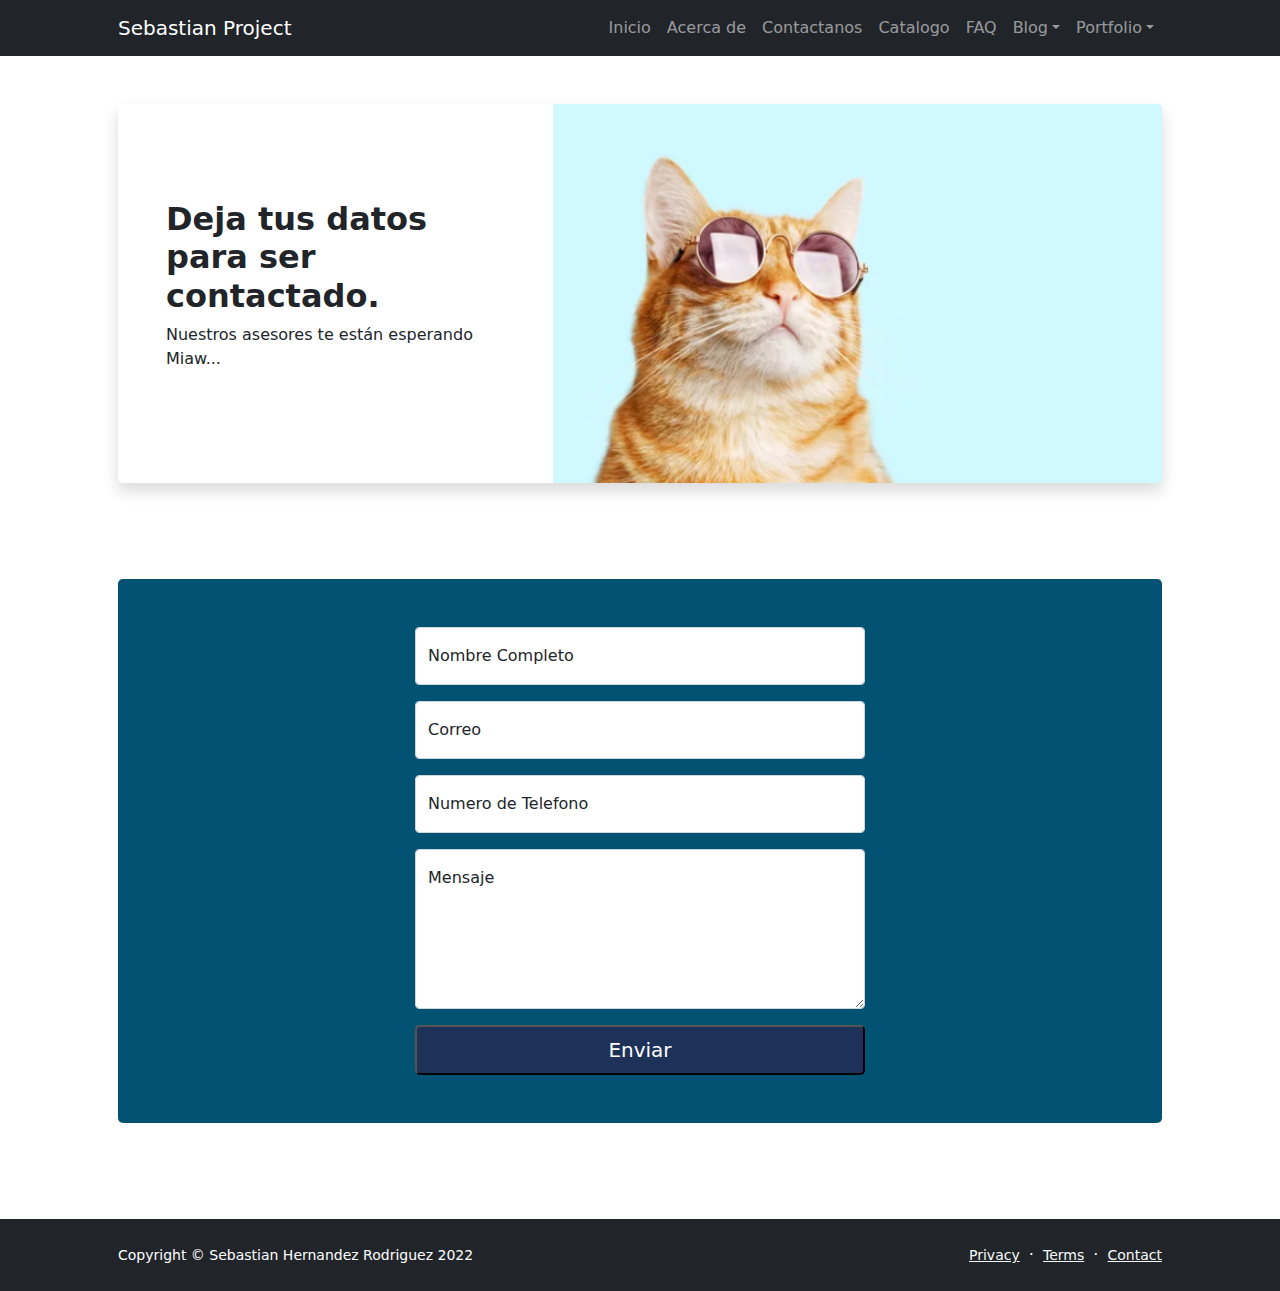
<file: contact.html>
<!DOCTYPE html>
<html lang="en">
    <head>
        <meta charset="utf-8" />
        <meta name="viewport" content="width=device-width, initial-scale=1, shrink-to-fit=no" />
        <meta name="description" content />
        <meta name="author" content />
        <title>Modern Business - Start Bootstrap Template</title>
        <!-- Favicon-->
        <link rel="icon" type="image/x-icon" href="assets/favicon.ico" />
        <!-- Bootstrap icons-->
        <link href="https://cdn.jsdelivr.net/npm/bootstrap-icons@1.5.0/font/bootstrap-icons.css" rel="stylesheet" />
        <!-- Core theme CSS (includes Bootstrap)-->
        <link href="css/styles.css" rel="stylesheet" />
    </head>
    <body class="d-flex flex-column">
        <main class="flex-shrink-0">
            <!-- Navigation-->
            <nav class="navbar navbar-expand-lg navbar-dark bg-dark">
                <div class="container px-5">
                    <a class="navbar-brand" href="index.html">Sebastian Project</a>
                    <button class="navbar-toggler" type="button" data-bs-toggle="collapse" data-bs-target="#navbarSupportedContent" aria-controls="navbarSupportedContent" aria-expanded="false" aria-label="Toggle navigation"><span class="navbar-toggler-icon"></span></button>
                    <div class="collapse navbar-collapse" id="navbarSupportedContent">
                        <ul class="navbar-nav ms-auto mb-2 mb-lg-0">
                            <li class="nav-item"><a class="nav-link" href="index.html">Inicio</a></li>
                            <li class="nav-item"><a class="nav-link" href="about.html">Acerca de</a></li>
                            <li class="nav-item"><a class="nav-link" href="contact.html">Contactanos</a></li>
                            <li class="nav-item"><a class="nav-link" href="pricing.html">Catalogo</a></li>
                            <li class="nav-item"><a class="nav-link" href="faq.html">FAQ</a></li>
                            <li class="nav-item dropdown">
                                <a class="nav-link dropdown-toggle" id="navbarDropdownBlog" href="#" role="button" data-bs-toggle="dropdown" aria-expanded="false">Blog</a>
                                <ul class="dropdown-menu dropdown-menu-end" aria-labelledby="navbarDropdownBlog">
                                    <li><a class="dropdown-item" href="blog-home.html">Blog Home</a></li>
                                    <li><a class="dropdown-item" href="blog-post.html">Blog Post</a></li>
                                </ul>
                            </li>
                            <li class="nav-item dropdown">
                                <a class="nav-link dropdown-toggle" id="navbarDropdownPortfolio" href="#" role="button" data-bs-toggle="dropdown" aria-expanded="false">Portfolio</a>
                                <ul class="dropdown-menu dropdown-menu-end" aria-labelledby="navbarDropdownPortfolio">
                                    <li><a class="dropdown-item" href="portfolio-overview.html">Portfolio Overview</a></li>
                                    <li><a class="dropdown-item" href="portfolio-item.html">Portfolio Item</a></li>
                                </ul>
                            </li>
                        </ul>
                    </div>
                </div>
            </nav>

            
                <section class="py-5">
                    <div class="container px-5">
                        <div class="card border-0 shadow rounded-3 overflow-hidden">
                            <div class="card-body p-0">
                                <div class="row gx-0">
                                    <div class="col-lg-6 col-xl-5 py-lg-5">
                                        <div class="p-4 p-md-5">
                                            <div class="h2 fw-bolder">Deja tus datos para ser contactado.</div>
                                            <p>Nuestros asesores te están esperando Miaw...</p>
                                        </div>
                                    </div>
                                    <div class="col-lg-6 col-xl-7"><div class="bg-featured-blog" style="background-image: url('img/cat1.png')"></div></div>
                                </div>
                            </div>
                        </div>
                    </div>
                </section>
            

            <!-- Page content-->
            <section class="py-5">
                <div class="container px-5">
                    <!-- Contact form-->
                    <div class="color-divAzul rounded-3 py-5 px-4 px-md-5 mb-5">
                        <div class="row gx-5 justify-content-center">
                            <div class="col-lg-8 col-xl-6">
                                <!-- * * * * * * * * * * * * * * *-->
                                <!-- * * SB Forms Contact Form * *-->
                                <!-- * * * * * * * * * * * * * * *-->
                                <!-- This form is pre-integrated with SB Forms.-->
                                <!-- To make this form functional, sign up at-->
                                <!-- https://startbootstrap.com/solution/contact-forms-->
                                <!-- to get an API token!-->
                                <form id="contactForm" data-sb-form-api-token="API_TOKEN">
                                    <!-- Name input-->
                                    <div class="form-floating mb-3">
                                        <input class="form-control" id="name" type="text" placeholder="Enter your name..." data-sb-validations="required" />
                                        <label for="name">Nombre Completo</label>
                                        <div class="invalid-feedback" data-sb-feedback="name:required">Se requiere su nombre para continuar.</div>
                                    </div>
                                    <!-- Email address input-->
                                    <div class="form-floating mb-3">
                                        <input class="form-control" id="email" type="email" placeholder="name@example.com" data-sb-validations="required,email" />
                                        <label for="email">Correo </label>
                                        <div class="invalid-feedback" data-sb-feedback="email:required">Su correo es requerido para continuar.</div>
                                        <div class="invalid-feedback" data-sb-feedback="email:email">Correo no Valido.</div>
                                    </div>
                                    <!-- Phone number input-->
                                    <div class="form-floating mb-3">
                                        <input class="form-control" id="phone" type="tel" placeholder="(123) 456-7890" data-sb-validations="required" />
                                        <label for="phone">Numero de Telefono</label>
                                        <div class="invalid-feedback" data-sb-feedback="phone:required">Su numero de telefono es requerido para continuar.</div>
                                    </div>
                                    <!-- Message input-->
                                    <div class="form-floating mb-3">
                                        <textarea class="form-control" id="message" type="text" placeholder="Enter your message here..." style="height: 10rem" data-sb-validations="required"></textarea>
                                        <label for="message">Mensaje</label>
                                        <div class="invalid-feedback" data-sb-feedback="message:required">Decriba su solicitud.</div>
                                    </div>
                                    <!-- Submit success message-->
                                    <!---->
                                    <!-- This is what your users will see when the form-->
                                    <!-- has successfully submitted-->
                                    <div class="d-none" id="submitSuccessMessage">
                                        <div class="text-center mb-3">
                                            <div class="fw-bolder">Datos Enviados con Exito!</div>
                                            <br />
                                        </div>
                                    </div>
                                    <!-- Submit error message-->
                                    <!---->
                                    <!-- This is what your users will see when there is-->
                                    <!-- an error submitting the form-->
                                    <div class="d-none" id="submitErrorMessage"><div class="text-center text-danger mb-3">Error sending message!</div></div>
                                    <!-- Submit Button-->
                                    <div class="d-grid"><button class="color-boton btn-lg disabled text-white" id="submitButton" type="submit">Enviar</button></div>
                                </form>
                            </div>
                        </div>
                    </div>
                    <!-- Contact cards-->
                  
                </div>
            </section>
        </main>
        <!-- Footer-->
        <footer class="bg-dark py-4 mt-auto">
            <div class="container px-5">
                <div class="row align-items-center justify-content-between flex-column flex-sm-row">
                    <div class="col-auto"><div class="small m-0 text-white">Copyright &copy; Sebastian Hernandez Rodriguez 2022</div></div>
                    <div class="col-auto">
                        <a class="link-light small" href="#!">Privacy</a>
                        <span class="text-white mx-1">&middot;</span>
                        <a class="link-light small" href="#!">Terms</a>
                        <span class="text-white mx-1">&middot;</span>
                        <a class="link-light small" href="#!">Contact</a>
                    </div>
                </div>
            </div>
        </footer>
        <!-- Bootstrap core JS-->
        <script src="https://cdn.jsdelivr.net/npm/bootstrap@5.1.3/dist/js/bootstrap.bundle.min.js"></script>
        <!-- Core theme JS-->
        <script src="js/scripts.js"></script>
        <!-- * * * * * * * * * * * * * * * * * * * * * * * * * * * * * * * * * * * * * * * *-->
        <!-- * *                               SB Forms JS                               * *-->
        <!-- * * Activate your form at https://startbootstrap.com/solution/contact-forms * *-->
        <!-- * * * * * * * * * * * * * * * * * * * * * * * * * * * * * * * * * * * * * * * *-->
        <script src="https://cdn.startbootstrap.com/sb-forms-latest.js"></script>
    </body>
</html>
</file>
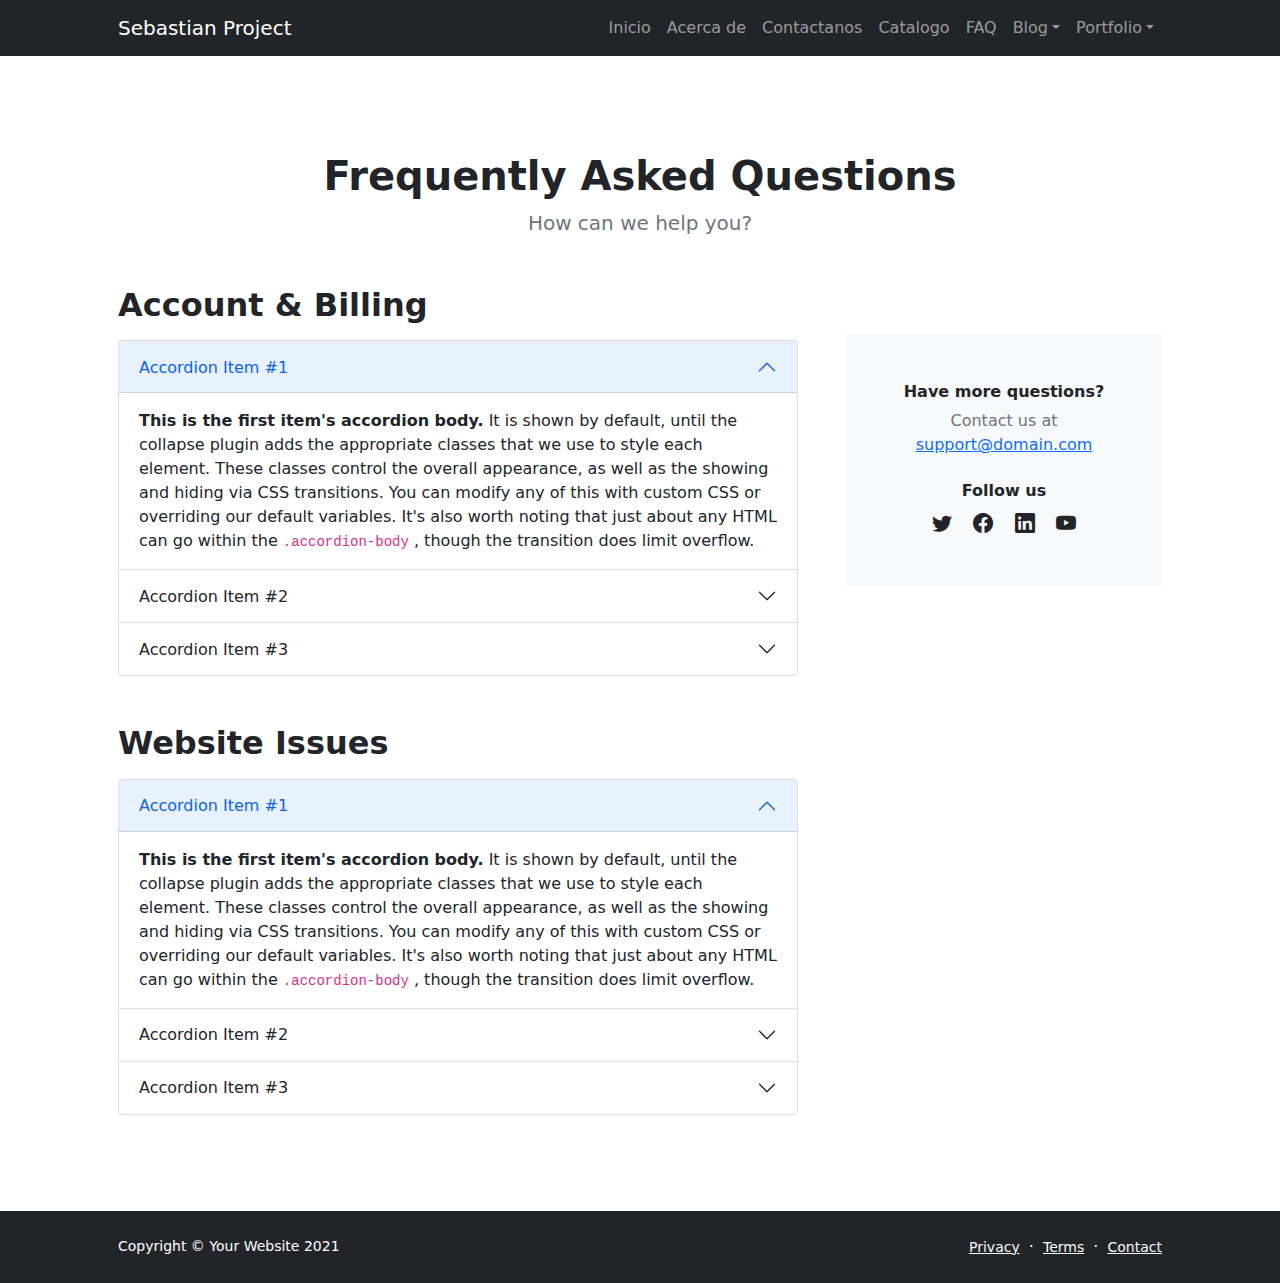
<file: faq.html>
<!DOCTYPE html>
<html lang="en">
    <head>
        <meta charset="utf-8" />
        <meta name="viewport" content="width=device-width, initial-scale=1, shrink-to-fit=no" />
        <meta name="description" content="" />
        <meta name="author" content="" />
        <title>Modern Business - Start Bootstrap Template</title>
        <!-- Favicon-->
        <link rel="icon" type="image/x-icon" href="assets/favicon.ico" />
        <!-- Bootstrap icons-->
        <link href="https://cdn.jsdelivr.net/npm/bootstrap-icons@1.5.0/font/bootstrap-icons.css" rel="stylesheet" />
        <!-- Core theme CSS (includes Bootstrap)-->
        <link href="css/styles.css" rel="stylesheet" />
    </head>
    <body class="d-flex flex-column h-100">
        <main class="flex-shrink-0">
            <!-- Navigation-->
            <nav class="navbar navbar-expand-lg navbar-dark bg-dark">
                <div class="container px-5">
                    <a class="navbar-brand" href="index.html">Sebastian Project</a>
                    <button class="navbar-toggler" type="button" data-bs-toggle="collapse" data-bs-target="#navbarSupportedContent" aria-controls="navbarSupportedContent" aria-expanded="false" aria-label="Toggle navigation"><span class="navbar-toggler-icon"></span></button>
                    <div class="collapse navbar-collapse" id="navbarSupportedContent">
                        <ul class="navbar-nav ms-auto mb-2 mb-lg-0">
                            <li class="nav-item"><a class="nav-link" href="index.html">Inicio</a></li>
                            <li class="nav-item"><a class="nav-link" href="about.html">Acerca de</a></li>
                            <li class="nav-item"><a class="nav-link" href="contact.html">Contactanos</a></li>
                            <li class="nav-item"><a class="nav-link" href="pricing.html">Catalogo</a></li>
                            <li class="nav-item"><a class="nav-link" href="faq.html">FAQ</a></li>
                            <li class="nav-item dropdown">
                                <a class="nav-link dropdown-toggle" id="navbarDropdownBlog" href="#" role="button" data-bs-toggle="dropdown" aria-expanded="false">Blog</a>
                                <ul class="dropdown-menu dropdown-menu-end" aria-labelledby="navbarDropdownBlog">
                                    <li><a class="dropdown-item" href="blog-home.html">Blog Home</a></li>
                                    <li><a class="dropdown-item" href="blog-post.html">Blog Post</a></li>
                                </ul>
                            </li>
                            <li class="nav-item dropdown">
                                <a class="nav-link dropdown-toggle" id="navbarDropdownPortfolio" href="#" role="button" data-bs-toggle="dropdown" aria-expanded="false">Portfolio</a>
                                <ul class="dropdown-menu dropdown-menu-end" aria-labelledby="navbarDropdownPortfolio">
                                    <li><a class="dropdown-item" href="portfolio-overview.html">Portfolio Overview</a></li>
                                    <li><a class="dropdown-item" href="portfolio-item.html">Portfolio Item</a></li>
                                </ul>
                            </li>
                        </ul>
                    </div>
                </div>
            </nav>
            <!-- Page Content-->
            <section class="py-5">
                <div class="container px-5 my-5">
                    <div class="text-center mb-5">
                        <h1 class="fw-bolder">Frequently Asked Questions</h1>
                        <p class="lead fw-normal text-muted mb-0">How can we help you?</p>
                    </div>
                    <div class="row gx-5">
                        <div class="col-xl-8">
                            <!-- FAQ Accordion 1-->
                            <h2 class="fw-bolder mb-3">Account &amp; Billing</h2>
                            <div class="accordion mb-5" id="accordionExample">
                                <div class="accordion-item">
                                    <h3 class="accordion-header" id="headingOne"><button class="accordion-button" type="button" data-bs-toggle="collapse" data-bs-target="#collapseOne" aria-expanded="true" aria-controls="collapseOne">Accordion Item #1</button></h3>
                                    <div class="accordion-collapse collapse show" id="collapseOne" aria-labelledby="headingOne" data-bs-parent="#accordionExample">
                                        <div class="accordion-body">
                                            <strong>This is the first item's accordion body.</strong>
                                            It is shown by default, until the collapse plugin adds the appropriate classes that we use to style each element. These classes control the overall appearance, as well as the showing and hiding via CSS transitions. You can modify any of this with custom CSS or overriding our default variables. It's also worth noting that just about any HTML can go within the
                                            <code>.accordion-body</code>
                                            , though the transition does limit overflow.
                                        </div>
                                    </div>
                                </div>
                                <div class="accordion-item">
                                    <h3 class="accordion-header" id="headingTwo"><button class="accordion-button collapsed" type="button" data-bs-toggle="collapse" data-bs-target="#collapseTwo" aria-expanded="false" aria-controls="collapseTwo">Accordion Item #2</button></h3>
                                    <div class="accordion-collapse collapse" id="collapseTwo" aria-labelledby="headingTwo" data-bs-parent="#accordionExample">
                                        <div class="accordion-body">
                                            <strong>This is the second item's accordion body.</strong>
                                            It is hidden by default, until the collapse plugin adds the appropriate classes that we use to style each element. These classes control the overall appearance, as well as the showing and hiding via CSS transitions. You can modify any of this with custom CSS or overriding our default variables. It's also worth noting that just about any HTML can go within the
                                            <code>.accordion-body</code>
                                            , though the transition does limit overflow.
                                        </div>
                                    </div>
                                </div>
                                <div class="accordion-item">
                                    <h3 class="accordion-header" id="headingThree"><button class="accordion-button collapsed" type="button" data-bs-toggle="collapse" data-bs-target="#collapseThree" aria-expanded="false" aria-controls="collapseThree">Accordion Item #3</button></h3>
                                    <div class="accordion-collapse collapse" id="collapseThree" aria-labelledby="headingThree" data-bs-parent="#accordionExample">
                                        <div class="accordion-body">
                                            <strong>This is the third item's accordion body.</strong>
                                            It is hidden by default, until the collapse plugin adds the appropriate classes that we use to style each element. These classes control the overall appearance, as well as the showing and hiding via CSS transitions. You can modify any of this with custom CSS or overriding our default variables. It's also worth noting that just about any HTML can go within the
                                            <code>.accordion-body</code>
                                            , though the transition does limit overflow.
                                        </div>
                                    </div>
                                </div>
                            </div>
                            <!-- FAQ Accordion 2-->
                            <h2 class="fw-bolder mb-3">Website Issues</h2>
                            <div class="accordion mb-5 mb-xl-0" id="accordionExample2">
                                <div class="accordion-item">
                                    <h3 class="accordion-header" id="headingOne"><button class="accordion-button" type="button" data-bs-toggle="collapse" data-bs-target="#collapseOne" aria-expanded="true" aria-controls="collapseOne">Accordion Item #1</button></h3>
                                    <div class="accordion-collapse collapse show" id="collapseOne" aria-labelledby="headingOne" data-bs-parent="#accordionExample2">
                                        <div class="accordion-body">
                                            <strong>This is the first item's accordion body.</strong>
                                            It is shown by default, until the collapse plugin adds the appropriate classes that we use to style each element. These classes control the overall appearance, as well as the showing and hiding via CSS transitions. You can modify any of this with custom CSS or overriding our default variables. It's also worth noting that just about any HTML can go within the
                                            <code>.accordion-body</code>
                                            , though the transition does limit overflow.
                                        </div>
                                    </div>
                                </div>
                                <div class="accordion-item">
                                    <h3 class="accordion-header" id="headingTwo"><button class="accordion-button collapsed" type="button" data-bs-toggle="collapse" data-bs-target="#collapseTwo" aria-expanded="false" aria-controls="collapseTwo">Accordion Item #2</button></h3>
                                    <div class="accordion-collapse collapse" id="collapseTwo" aria-labelledby="headingTwo" data-bs-parent="#accordionExample2">
                                        <div class="accordion-body">
                                            <strong>This is the second item's accordion body.</strong>
                                            It is hidden by default, until the collapse plugin adds the appropriate classes that we use to style each element. These classes control the overall appearance, as well as the showing and hiding via CSS transitions. You can modify any of this with custom CSS or overriding our default variables. It's also worth noting that just about any HTML can go within the
                                            <code>.accordion-body</code>
                                            , though the transition does limit overflow.
                                        </div>
                                    </div>
                                </div>
                                <div class="accordion-item">
                                    <h3 class="accordion-header" id="headingThree"><button class="accordion-button collapsed" type="button" data-bs-toggle="collapse" data-bs-target="#collapseThree" aria-expanded="false" aria-controls="collapseThree">Accordion Item #3</button></h3>
                                    <div class="accordion-collapse collapse" id="collapseThree" aria-labelledby="headingThree" data-bs-parent="#accordionExample2">
                                        <div class="accordion-body">
                                            <strong>This is the third item's accordion body.</strong>
                                            It is hidden by default, until the collapse plugin adds the appropriate classes that we use to style each element. These classes control the overall appearance, as well as the showing and hiding via CSS transitions. You can modify any of this with custom CSS or overriding our default variables. It's also worth noting that just about any HTML can go within the
                                            <code>.accordion-body</code>
                                            , though the transition does limit overflow.
                                        </div>
                                    </div>
                                </div>
                            </div>
                        </div>
                        <div class="col-xl-4">
                            <div class="card border-0 bg-light mt-xl-5">
                                <div class="card-body p-4 py-lg-5">
                                    <div class="d-flex align-items-center justify-content-center">
                                        <div class="text-center">
                                            <div class="h6 fw-bolder">Have more questions?</div>
                                            <p class="text-muted mb-4">
                                                Contact us at
                                                <br />
                                                <a href="#!">support@domain.com</a>
                                            </p>
                                            <div class="h6 fw-bolder">Follow us</div>
                                            <a class="fs-5 px-2 link-dark" href="#!"><i class="bi-twitter"></i></a>
                                            <a class="fs-5 px-2 link-dark" href="#!"><i class="bi-facebook"></i></a>
                                            <a class="fs-5 px-2 link-dark" href="#!"><i class="bi-linkedin"></i></a>
                                            <a class="fs-5 px-2 link-dark" href="#!"><i class="bi-youtube"></i></a>
                                        </div>
                                    </div>
                                </div>
                            </div>
                        </div>
                    </div>
                </div>
            </section>
        </main>
        <!-- Footer-->
        <footer class="bg-dark py-4 mt-auto">
            <div class="container px-5">
                <div class="row align-items-center justify-content-between flex-column flex-sm-row">
                    <div class="col-auto"><div class="small m-0 text-white">Copyright &copy; Your Website 2021</div></div>
                    <div class="col-auto">
                        <a class="link-light small" href="#!">Privacy</a>
                        <span class="text-white mx-1">&middot;</span>
                        <a class="link-light small" href="#!">Terms</a>
                        <span class="text-white mx-1">&middot;</span>
                        <a class="link-light small" href="#!">Contact</a>
                    </div>
                </div>
            </div>
        </footer>
        <!-- Bootstrap core JS-->
        <script src="https://cdn.jsdelivr.net/npm/bootstrap@5.1.3/dist/js/bootstrap.bundle.min.js"></script>
        <!-- Core theme JS-->
        <script src="js/scripts.js"></script>
    </body>
</html>
</file>
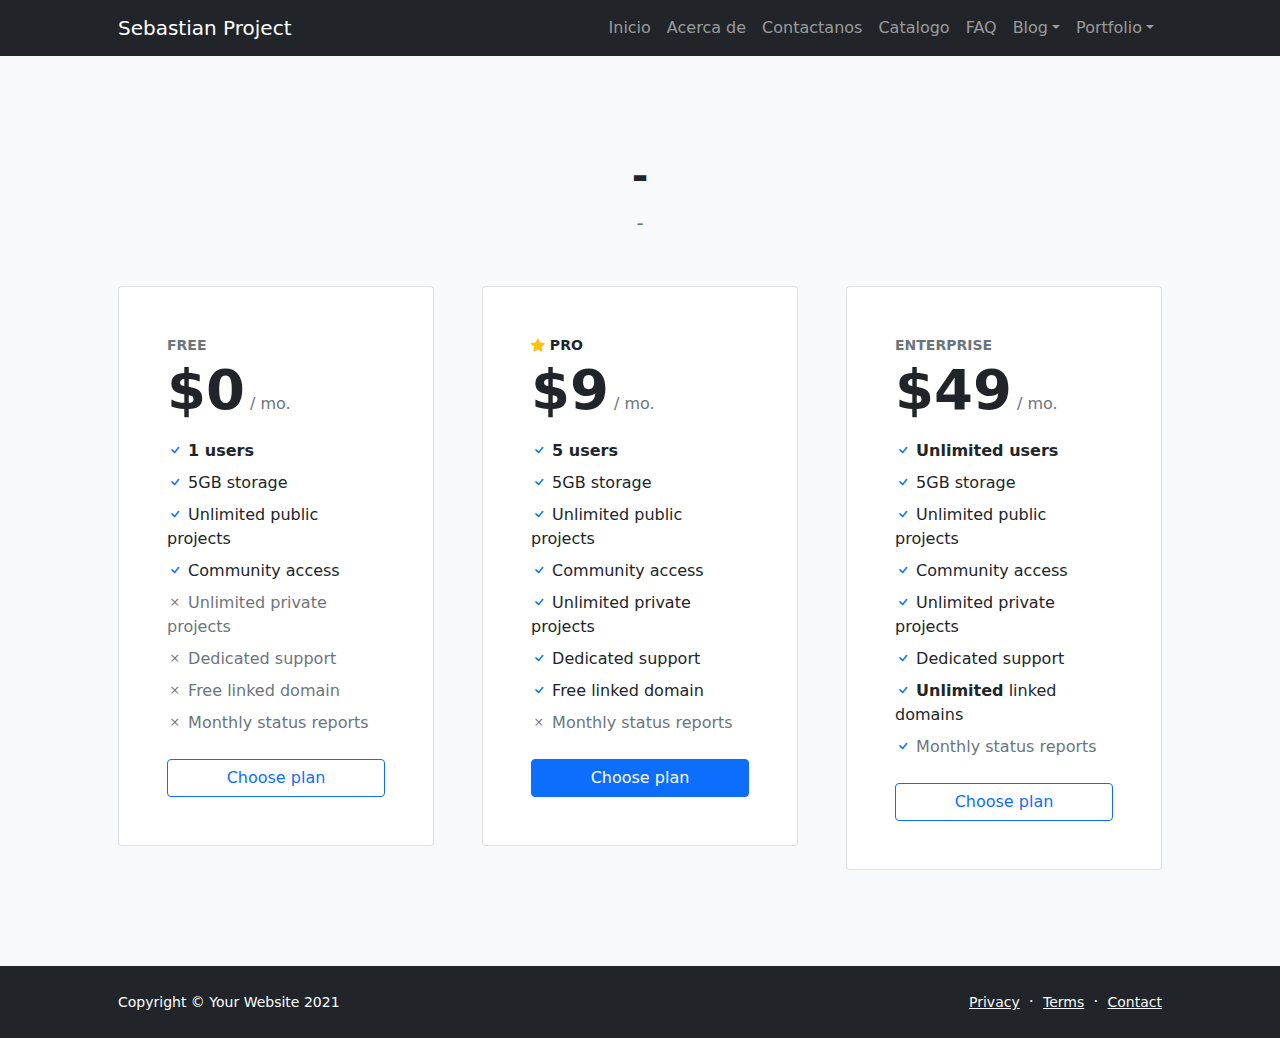
<file: pricing.html>
<!DOCTYPE html>
<html lang="en">
    <head>
        <meta charset="utf-8" />
        <meta name="viewport" content="width=device-width, initial-scale=1, shrink-to-fit=no" />
        <meta name="description" content="" />
        <meta name="author" content="" />
        <title>Modern Business - Start Bootstrap Template</title>
        <!-- Favicon-->
        <link rel="icon" type="image/x-icon" href="assets/favicon.ico" />
        <!-- Bootstrap icons-->
        <link href="https://cdn.jsdelivr.net/npm/bootstrap-icons@1.5.0/font/bootstrap-icons.css" rel="stylesheet" />
        <!-- Core theme CSS (includes Bootstrap)-->
        <link href="css/styles.css" rel="stylesheet" />
    </head>
    <body class="d-flex flex-column">
        <main class="flex-shrink-0">
            <!-- Navigation-->
            <nav class="navbar navbar-expand-lg navbar-dark bg-dark">
                <div class="container px-5">
                    <a class="navbar-brand" href="index.html">Sebastian Project</a>
                    <button class="navbar-toggler" type="button" data-bs-toggle="collapse" data-bs-target="#navbarSupportedContent" aria-controls="navbarSupportedContent" aria-expanded="false" aria-label="Toggle navigation"><span class="navbar-toggler-icon"></span></button>
                    <div class="collapse navbar-collapse" id="navbarSupportedContent">
                        <ul class="navbar-nav ms-auto mb-2 mb-lg-0">
                            <li class="nav-item"><a class="nav-link" href="index.html">Inicio</a></li>
                            <li class="nav-item"><a class="nav-link" href="about.html">Acerca de</a></li>
                            <li class="nav-item"><a class="nav-link" href="contact.html">Contactanos</a></li>
                            <li class="nav-item"><a class="nav-link" href="pricing.html">Catalogo</a></li>
                            <li class="nav-item"><a class="nav-link" href="faq.html">FAQ</a></li>
                            <li class="nav-item dropdown">
                                <a class="nav-link dropdown-toggle" id="navbarDropdownBlog" href="#" role="button" data-bs-toggle="dropdown" aria-expanded="false">Blog</a>
                                <ul class="dropdown-menu dropdown-menu-end" aria-labelledby="navbarDropdownBlog">
                                    <li><a class="dropdown-item" href="blog-home.html">Blog Home</a></li>
                                    <li><a class="dropdown-item" href="blog-post.html">Blog Post</a></li>
                                </ul>
                            </li>
                            <li class="nav-item dropdown">
                                <a class="nav-link dropdown-toggle" id="navbarDropdownPortfolio" href="#" role="button" data-bs-toggle="dropdown" aria-expanded="false">Portfolio</a>
                                <ul class="dropdown-menu dropdown-menu-end" aria-labelledby="navbarDropdownPortfolio">
                                    <li><a class="dropdown-item" href="portfolio-overview.html">Portfolio Overview</a></li>
                                    <li><a class="dropdown-item" href="portfolio-item.html">Portfolio Item</a></li>
                                </ul>
                            </li>
                        </ul>
                    </div>
                </div>
            </nav>
            <!-- Pricing section-->
            <section class="bg-light py-5">
                <div class="container px-5 my-5">
                    <div class="text-center mb-5">
                        <h1 class="fw-bolder">- </h1>
                        <p class="lead fw-normal text-muted mb-0"> - </p>
                    </div>
                    <div class="row gx-5 justify-content-center">
                        <!-- Pricing card free-->
                        <div class="col-lg-6 col-xl-4">
                            <div class="card mb-5 mb-xl-0">
                                <div class="card-body p-5">
                                    <div class="small text-uppercase fw-bold text-muted">Free</div>
                                    <div class="mb-3">
                                        <span class="display-4 fw-bold">$0</span>
                                        <span class="text-muted">/ mo.</span>
                                    </div>
                                    <ul class="list-unstyled mb-4">
                                        <li class="mb-2">
                                            <i class="bi bi-check text-primary"></i>
                                            <strong>1 users</strong>
                                        </li>
                                        <li class="mb-2">
                                            <i class="bi bi-check text-primary"></i>
                                            5GB storage
                                        </li>
                                        <li class="mb-2">
                                            <i class="bi bi-check text-primary"></i>
                                            Unlimited public projects
                                        </li>
                                        <li class="mb-2">
                                            <i class="bi bi-check text-primary"></i>
                                            Community access
                                        </li>
                                        <li class="mb-2 text-muted">
                                            <i class="bi bi-x"></i>
                                            Unlimited private projects
                                        </li>
                                        <li class="mb-2 text-muted">
                                            <i class="bi bi-x"></i>
                                            Dedicated support
                                        </li>
                                        <li class="mb-2 text-muted">
                                            <i class="bi bi-x"></i>
                                            Free linked domain
                                        </li>
                                        <li class="text-muted">
                                            <i class="bi bi-x"></i>
                                            Monthly status reports
                                        </li>
                                    </ul>
                                    <div class="d-grid"><a class="btn btn-outline-primary" href="#!">Choose plan</a></div>
                                </div>
                            </div>
                        </div>
                        <!-- Pricing card pro-->
                        <div class="col-lg-6 col-xl-4">
                            <div class="card mb-5 mb-xl-0">
                                <div class="card-body p-5">
                                    <div class="small text-uppercase fw-bold">
                                        <i class="bi bi-star-fill text-warning"></i>
                                        Pro
                                    </div>
                                    <div class="mb-3">
                                        <span class="display-4 fw-bold">$9</span>
                                        <span class="text-muted">/ mo.</span>
                                    </div>
                                    <ul class="list-unstyled mb-4">
                                        <li class="mb-2">
                                            <i class="bi bi-check text-primary"></i>
                                            <strong>5 users</strong>
                                        </li>
                                        <li class="mb-2">
                                            <i class="bi bi-check text-primary"></i>
                                            5GB storage
                                        </li>
                                        <li class="mb-2">
                                            <i class="bi bi-check text-primary"></i>
                                            Unlimited public projects
                                        </li>
                                        <li class="mb-2">
                                            <i class="bi bi-check text-primary"></i>
                                            Community access
                                        </li>
                                        <li class="mb-2">
                                            <i class="bi bi-check text-primary"></i>
                                            Unlimited private projects
                                        </li>
                                        <li class="mb-2">
                                            <i class="bi bi-check text-primary"></i>
                                            Dedicated support
                                        </li>
                                        <li class="mb-2">
                                            <i class="bi bi-check text-primary"></i>
                                            Free linked domain
                                        </li>
                                        <li class="text-muted">
                                            <i class="bi bi-x"></i>
                                            Monthly status reports
                                        </li>
                                    </ul>
                                    <div class="d-grid"><a class="btn btn-primary" href="#!">Choose plan</a></div>
                                </div>
                            </div>
                        </div>
                        <!-- Pricing card enterprise-->
                        <div class="col-lg-6 col-xl-4">
                            <div class="card">
                                <div class="card-body p-5">
                                    <div class="small text-uppercase fw-bold text-muted">Enterprise</div>
                                    <div class="mb-3">
                                        <span class="display-4 fw-bold">$49</span>
                                        <span class="text-muted">/ mo.</span>
                                    </div>
                                    <ul class="list-unstyled mb-4">
                                        <li class="mb-2">
                                            <i class="bi bi-check text-primary"></i>
                                            <strong>Unlimited users</strong>
                                        </li>
                                        <li class="mb-2">
                                            <i class="bi bi-check text-primary"></i>
                                            5GB storage
                                        </li>
                                        <li class="mb-2">
                                            <i class="bi bi-check text-primary"></i>
                                            Unlimited public projects
                                        </li>
                                        <li class="mb-2">
                                            <i class="bi bi-check text-primary"></i>
                                            Community access
                                        </li>
                                        <li class="mb-2">
                                            <i class="bi bi-check text-primary"></i>
                                            Unlimited private projects
                                        </li>
                                        <li class="mb-2">
                                            <i class="bi bi-check text-primary"></i>
                                            Dedicated support
                                        </li>
                                        <li class="mb-2">
                                            <i class="bi bi-check text-primary"></i>
                                            <strong>Unlimited</strong>
                                            linked domains
                                        </li>
                                        <li class="text-muted">
                                            <i class="bi bi-check text-primary"></i>
                                            Monthly status reports
                                        </li>
                                    </ul>
                                    <div class="d-grid"><a class="btn btn-outline-primary" href="#!">Choose plan</a></div>
                                </div>
                            </div>
                        </div>
                    </div>
                </div>
            </section>
        </main>
        <!-- Footer-->
        <footer class="bg-dark py-4 mt-auto">
            <div class="container px-5">
                <div class="row align-items-center justify-content-between flex-column flex-sm-row">
                    <div class="col-auto"><div class="small m-0 text-white">Copyright &copy; Your Website 2021</div></div>
                    <div class="col-auto">
                        <a class="link-light small" href="#!">Privacy</a>
                        <span class="text-white mx-1">&middot;</span>
                        <a class="link-light small" href="#!">Terms</a>
                        <span class="text-white mx-1">&middot;</span>
                        <a class="link-light small" href="#!">Contact</a>
                    </div>
                </div>
            </div>
        </footer>
        <!-- Bootstrap core JS-->
        <script src="https://cdn.jsdelivr.net/npm/bootstrap@5.1.3/dist/js/bootstrap.bundle.min.js"></script>
        <!-- Core theme JS-->
        <script src="js/scripts.js"></script>
    </body>
</html>
</file>
